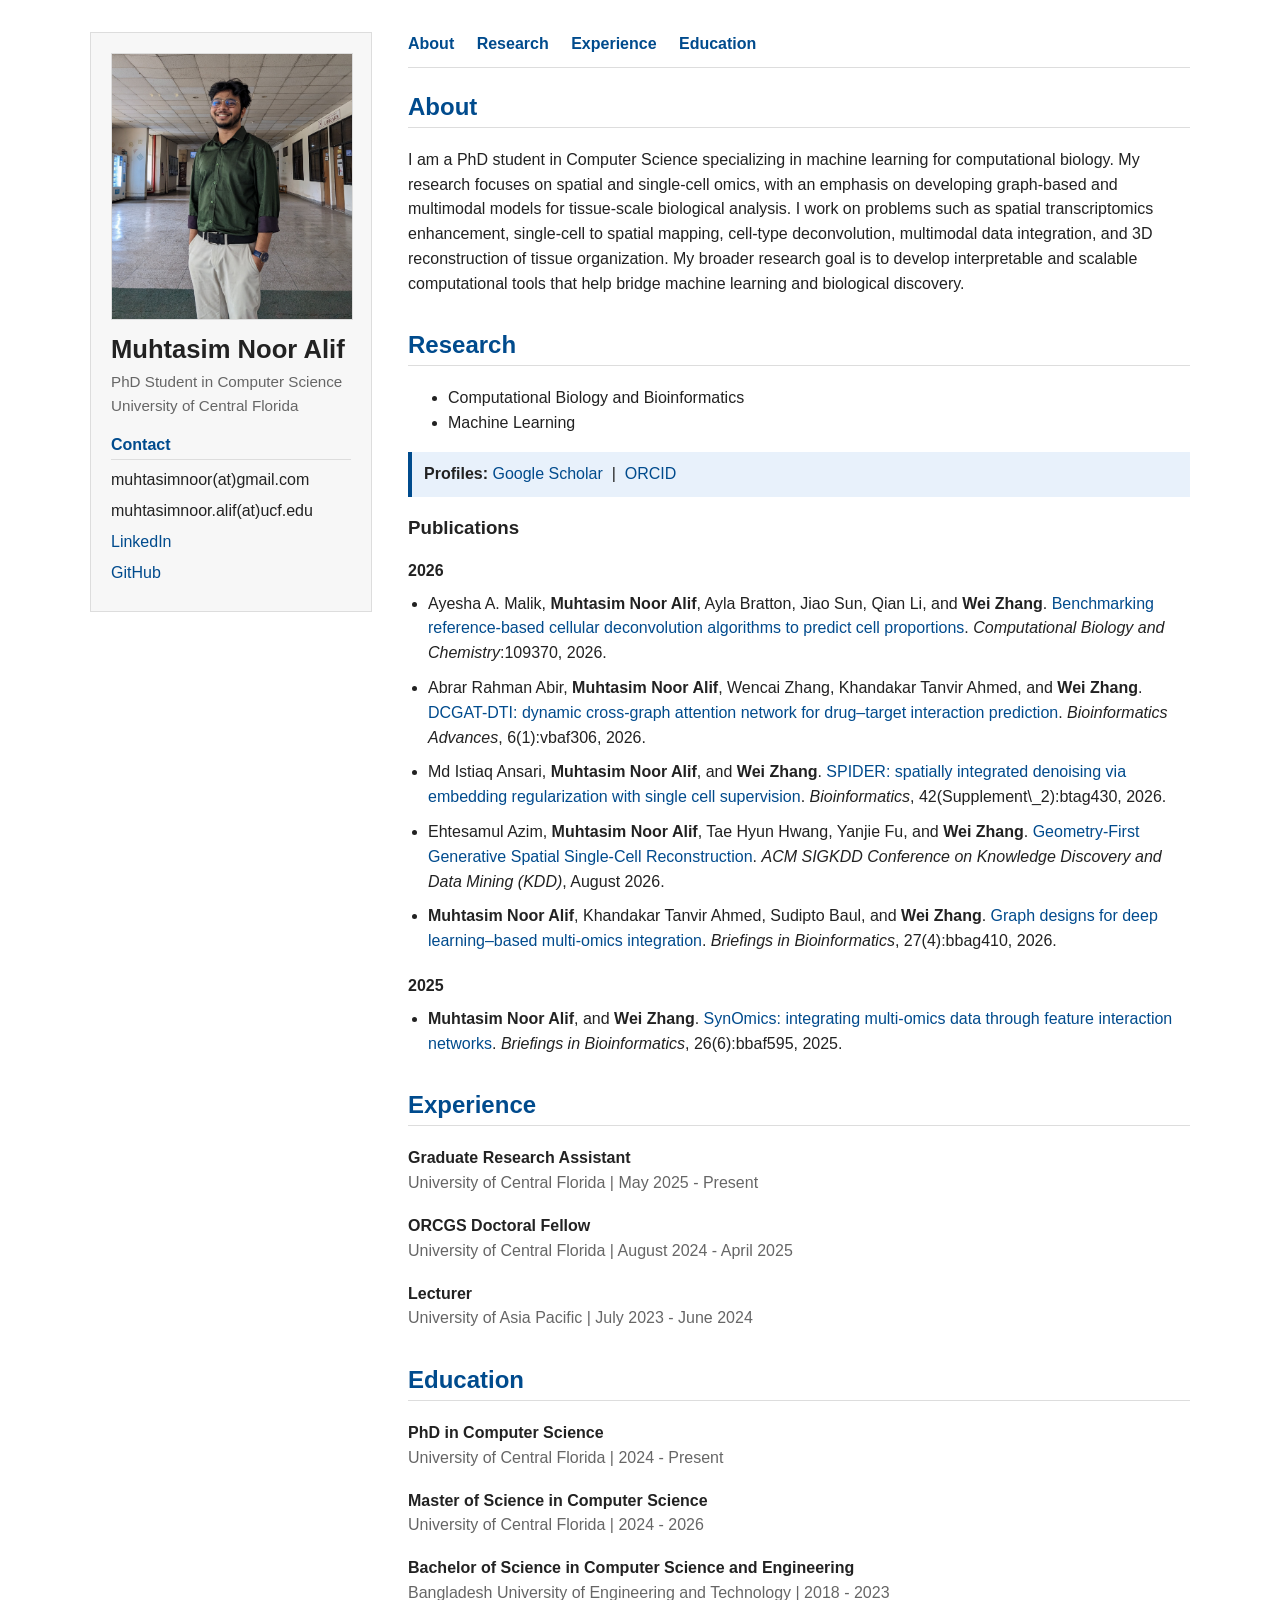
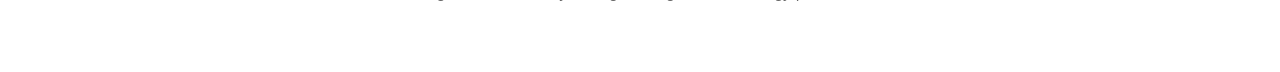
<file: index.html>
<!DOCTYPE html>
<html lang="en">
<head>
  <meta charset="UTF-8" />
  <meta name="viewport" content="width=device-width, initial-scale=1.0" />
  <title>Muhtasim Noor Alif</title>

  <style>
    /* ================================
       COLOR PALETTE - edit these hex codes
       ================================ */
    :root {
      --page-bg: #ffffff;
      --text-main: #222222;
      --text-muted: #666666;
      --accent: #004b8d;
      --accent-soft: #e8f1fb;
      --border: #dddddd;
      --sidebar-bg: #f7f7f7;
    }

    body {
      margin: 0;
      font-family: Arial, Helvetica, sans-serif;
      background: var(--page-bg);
      color: var(--text-main);
      line-height: 1.55;
    }

    a {
      color: var(--accent);
      text-decoration: none;
    }

    a:hover {
      text-decoration: underline;
    }

    .page {
      max-width: 1100px;
      margin: 0 auto;
      display: flex;
      gap: 36px;
      padding: 32px 24px;
    }

    .sidebar {
      width: 240px;
      flex: 0 0 240px;
      background: var(--sidebar-bg);
      border: 1px solid var(--border);
      padding: 20px;
      align-self: flex-start;
    }

    .profile-photo {
      width: 100%;
      border: 1px solid var(--border);
      display: block;
      margin-bottom: 14px;
      background: #ffffff;
    }

    .name {
      font-size: 1.6rem;
      margin: 0 0 4px;
    }

    .title {
      margin: 0 0 18px;
      color: var(--text-muted);
      font-size: 0.95rem;
    }

    .contact h2 {
      font-size: 1rem;
      margin: 16px 0 8px;
      border-bottom: 1px solid var(--border);
      padding-bottom: 4px;
    }

    .contact ul {
      list-style: none;
      padding: 0;
      margin: 0;
    }

    .contact li {
      margin-bottom: 6px;
    }

    main {
      flex: 1;
      min-width: 0;
    }

    nav {
      border-bottom: 1px solid var(--border);
      padding-bottom: 10px;
      margin-bottom: 24px;
    }

    nav a {
      margin-right: 18px;
      font-weight: bold;
    }

    section {
      margin-bottom: 34px;
    }

    h1, h2, h3 {
      line-height: 1.25;
    }

    h2 {
      color: var(--accent);
      border-bottom: 1px solid var(--border);
      padding-bottom: 5px;
      margin-top: 0;
    }

    .research-links {
      margin: 10px 0 18px;
      padding: 10px 12px;
      background: var(--accent-soft);
      border-left: 4px solid var(--accent);
    }

    .item {
      margin-bottom: 18px;
    }

    .item-title {
      font-weight: bold;
    }

    .item-meta {
      color: var(--text-muted);
    }

    .pub-year {
      margin-top: 20px;
      margin-bottom: 8px;
      color: var(--text-main);
    }

    .publication-list {
      padding-left: 20px;
      margin-top: 0;
    }

    .publication-list li {
      margin-bottom: 10px;
    }

    .pub-title {
      font-weight: normal;
    }

    .pub-links {
      white-space: nowrap;
    }

    .error {
      color: #8a1f11;
      background: #fdecea;
      border: 1px solid #f5c2c7;
      padding: 10px;
      margin-top: 8px;
    }

    @media (max-width: 760px) {
      .page {
        display: block;
        padding: 20px 16px;
      }

      .sidebar {
        width: auto;
        margin-bottom: 24px;
      }

      nav a {
        display: inline-block;
        margin-bottom: 8px;
      }
    }
  </style>
</head>
<body>
  <div class="page">
    <aside class="sidebar">
      <!-- Replace this image with your own file, for example: assets/profile.jpg -->
      <img class="profile-photo" src="assets/me.jpg" alt="Profile photo" />

      <h1 class="name">Muhtasim Noor Alif</h1>
      <p class="title">PhD Student in Computer Science<br />University of Central Florida</p>

      <div class="contact">
        <h2>Contact</h2>
        <ul>
          <li>muhtasimnoor(at)gmail.com</li>
          <li>muhtasimnoor.alif(at)ucf.edu</li>
          <li><a href="https://www.linkedin.com/in/muhtasim-alif" target="_blank" rel="noopener">LinkedIn</a></li>
          <li><a href="https://github.com/Alif108" target="_blank" rel="noopener">GitHub</a></li>
        </ul>
      </div>
    </aside>

    <main>
      <nav>
        <a href="#about">About</a>
        <a href="#research">Research</a>
        <a href="#experience">Experience</a>
        <a href="#education">Education</a>
      </nav>

      <section id="about">
        <h2>About</h2>
        <p>
         I am a PhD student in Computer Science specializing in machine learning for computational biology. My research focuses on spatial and single-cell omics, with an emphasis on developing graph-based and multimodal models for tissue-scale biological analysis. I work on problems such as spatial transcriptomics enhancement, single-cell to spatial mapping, cell-type deconvolution, multimodal data integration, and 3D reconstruction of tissue organization. My broader research goal is to develop interpretable and scalable computational tools that help bridge machine learning and biological discovery.
        </p>
      </section>

      <section id="research">
        <h2>Research</h2>
        <ul>
          <li>Computational Biology and Bioinformatics</li>
          <li>Machine Learning</li>
        </ul>

        <div class="research-links">
          <strong>Profiles:</strong>
          <a href="https://scholar.google.com/citations?user=qZHaskUAAAAJ&hl=en" target="_blank" rel="noopener">Google Scholar</a>
          &nbsp;|&nbsp;
          <a href="https://orcid.org/0009-0008-0254-3638" target="_blank" rel="noopener">ORCID</a>
        </div>

        <h3>Publications</h3>
        <div id="publication-list">Loading publications...</div>
      </section>

      <section id="experience">
        <h2>Experience</h2>
        <div class="item">
          <div class="item-title">Graduate Research Assistant</div>
          <div class="item-meta">University of Central Florida | May 2025 - Present</div>
          <p>
          </p>
        </div>

        <div class="item">
          <div class="item-title">ORCGS Doctoral Fellow</div>
          <div class="item-meta">University of Central Florida | August 2024 - April 2025</div>
          <p>
          </p>
        </div>

        <div class="item">
          <div class="item-title">Lecturer</div>
          <div class="item-meta">University of Asia Pacific | July 2023 - June 2024</div>
          <p>
          </p>
        </div>
      </section>

      <section id="education">
        <h2>Education</h2>
        <div class="item">
          <div class="item-title">PhD in Computer Science</div>
          <div class="item-meta">University of Central Florida | 2024 - Present</div>
          <p></p>
        </div>

        <div class="item">
          <div class="item-title">Master of Science in Computer Science</div>
          <div class="item-meta">University of Central Florida | 2024 - 2026</div>
          <p></p>
        </div>

        <div class="item">
          <div class="item-title">Bachelor of Science in Computer Science and Engineering</div>
          <div class="item-meta">Bangladesh University of Engineering and Technology | 2018 - 2023</div>
          <p></p>
        </div>
      </section>
    </main>
  </div>

  <script>
    /************************************************************
     * Publication settings
     ************************************************************/
    const PUBLICATION_BIB_FILE = "publication.bib";

    // Names to bold in the author list
    const HIGHLIGHT_AUTHORS = [
      "Muhtasim Noor Alif",
      "Wei Zhang"
    ];

    /************************************************************
     * Load and render publications
     ************************************************************/
    async function loadPublications() {
      const container = document.getElementById("publication-list");

      try {
        const response = await fetch(PUBLICATION_BIB_FILE);

        if (!response.ok) {
          throw new Error("Could not load publication.bib");
        }

        const bibText = await response.text();
        const publications = parseBibTeX(bibText);

        publications.sort((a, b) => {
          const yearA = parseInt(a.year || "0", 10);
          const yearB = parseInt(b.year || "0", 10);
          return yearB - yearA;
        });

        container.innerHTML = renderPublicationsByYear(publications);
      } catch (error) {
        container.innerHTML = `
          <div class="error">
            Could not load <code>publication.bib</code>. This usually happens if you open
            <code>index.html</code> directly from your computer. Run
            <code>python -m http.server</code> in this folder and open
            <code>http://localhost:8000</code>.
          </div>
        `;
      }
    }

    /************************************************************
     * Simple BibTeX parser
     ************************************************************/
    function parseBibTeX(text) {
      const entries = [];
      const entryRegex = /@(\w+)\s*\{\s*([^,]+),([\s\S]*?)(?=\n@|\s*$)/g;
      let match;

      while ((match = entryRegex.exec(text)) !== null) {
        const type = match[1].trim().toLowerCase();
        const key = match[2].trim();
        let body = match[3].trim();

        if (body.endsWith("}")) {
          body = body.slice(0, -1).trim();
        }

        const entry = {
          type,
          key
        };

        const fieldRegex = /(\w+)\s*=\s*(\{(?:[^{}]|\{[^{}]*\})*\}|"[^"]*"|[^,\n]+)\s*,?/g;
        let fieldMatch;

        while ((fieldMatch = fieldRegex.exec(body)) !== null) {
          const fieldName = fieldMatch[1].trim().toLowerCase();
          let fieldValue = fieldMatch[2].trim();

          fieldValue = fieldValue
            .replace(/^\{/, "")
            .replace(/\}$/, "")
            .replace(/^"/, "")
            .replace(/"$/, "")
            .replace(/\\&/g, "&")
            .replace(/\\#/g, "#")
            .replace(/--/g, "–")
            .replace(/\s+/g, " ")
            .trim();

          entry[fieldName] = fieldValue;
        }

        entries.push(entry);
      }

      return entries;
    }

    /************************************************************
     * Render publication list, grouped by year
     ************************************************************/
    function renderPublicationsByYear(publications) {
      if (!publications.length) {
        return "<p>No publications found.</p>";
      }

      const grouped = {};

      publications.forEach(pub => {
        const year = pub.year || "Other";
        if (!grouped[year]) {
          grouped[year] = [];
        }
        grouped[year].push(pub);
      });

      const years = Object.keys(grouped).sort((a, b) => {
        if (a === "Other") return 1;
        if (b === "Other") return -1;
        return parseInt(b, 10) - parseInt(a, 10);
      });

      let html = "";

      years.forEach(year => {
        html += `<h4 class="pub-year">${escapeHTML(year)}</h4>`;
        html += "<ul class='publication-list'>";

        grouped[year].forEach(pub => {
          const authors = formatAuthors(pub.author || "");
          const title = formatTitle(pub);
          const venue = formatVenue(pub);
          const links = formatLinks(pub);

          html += `
            <li>
              ${authors}. ${title}. ${venue}${links}
            </li>
          `;
        });

        html += "</ul>";
      });

      return html;
    }

    /************************************************************
     * Format authors
     ************************************************************/
    function formatAuthors(authorField) {
      if (!authorField) return "";

      const authors = authorField
        .split(/\s+and\s+/)
        .map(author => {
          let cleanAuthor = author.trim();

          // Convert "Last, First" to "First Last"
          if (cleanAuthor.includes(",")) {
            const parts = cleanAuthor.split(",").map(x => x.trim());
            cleanAuthor = `${parts[1]} ${parts[0]}`;
          }

          cleanAuthor = cleanAuthor
            .replace(/\\#/g, "")
            .replace(/#/g, "")
            .replace(/\s+/g, " ")
            .trim();

          if (HIGHLIGHT_AUTHORS.includes(cleanAuthor)) {
            return `<strong>${escapeHTML(cleanAuthor)}</strong>`;
          }

          return escapeHTML(cleanAuthor);
        });

      if (authors.length > 1) {
        return authors.slice(0, -1).join(", ") + ", and " + authors[authors.length - 1];
      }

      return authors.join("");
    }

    /************************************************************
     * Format title
     ************************************************************/
    function formatTitle(pub) {
      const title = escapeHTML(pub.title || "Untitled");

      if (pub.url) {
        return `<a href="${escapeHTML(pub.url)}" target="_blank" rel="noopener">${title}</a>`;
      }

      if (pub.doi) {
        return `<a href="https://doi.org/${escapeHTML(pub.doi)}" target="_blank" rel="noopener">${title}</a>`;
      }

      return title;
    }

    /************************************************************
     * Format venue
     ************************************************************/
    function formatVenue(pub) {
      const year = pub.year ? escapeHTML(pub.year) : "";
      const month = pub.month ? escapeHTML(pub.month) : "";

      if (pub.type === "inproceedings" || pub.type === "conference") {
        const venue = pub.booktitle || pub.organization || pub.journal || "";

        if (venue) {
          return `<em>${escapeHTML(venue)}</em>${month ? ", " + month : ""}${year ? " " + year : ""}.`;
        }

        return year ? `${year}.` : "";
      }

      if (pub.journal) {
        let venue = `<em>${escapeHTML(pub.journal)}</em>`;

        if (pub.volume) {
          venue += `, ${escapeHTML(pub.volume)}`;
        }

        if (pub.number) {
          venue += `(${escapeHTML(pub.number)})`;
        }

        if (pub.pages) {
          venue += `:${escapeHTML(pub.pages)}`;
        }

        if (year) {
          venue += `, ${year}`;
        }

        return venue + ".";
      }

      if (pub.organization) {
        return `<em>${escapeHTML(pub.organization)}</em>${month ? ", " + month : ""}${year ? " " + year : ""}.`;
      }

      return year ? `${year}.` : "";
    }

    /************************************************************
     * Optional links after each publication
     ************************************************************/
    function formatLinks(pub) {
      const links = [];

      if (pub.pdf) {
        links.push(`<a href="${escapeHTML(pub.pdf)}" target="_blank" rel="noopener">PDF</a>`);
      }

      if (pub.download) {
        links.push(`<a href="${escapeHTML(pub.download)}" target="_blank" rel="noopener">Download</a>`);
      }

      if (pub.code) {
        links.push(`<a href="${escapeHTML(pub.code)}" target="_blank" rel="noopener">Code</a>`);
      }

      if (pub.poster) {
        links.push(`<a href="${escapeHTML(pub.poster)}" target="_blank" rel="noopener">Poster</a>`);
      }

      if (pub.slides) {
        links.push(`<a href="${escapeHTML(pub.slides)}" target="_blank" rel="noopener">Slides</a>`);
      }

      if (!links.length) return "";

      return ` <span class="pub-links">[${links.join("] [")}]</span>`;
    }

    /************************************************************
     * Escape HTML
     ************************************************************/
    function escapeHTML(str) {
      return String(str)
        .replace(/&/g, "&amp;")
        .replace(/</g, "&lt;")
        .replace(/>/g, "&gt;")
        .replace(/"/g, "&quot;")
        .replace(/'/g, "&#039;");
    }

    document.addEventListener("DOMContentLoaded", loadPublications);
  </script>
</body>
</html>
</file>
